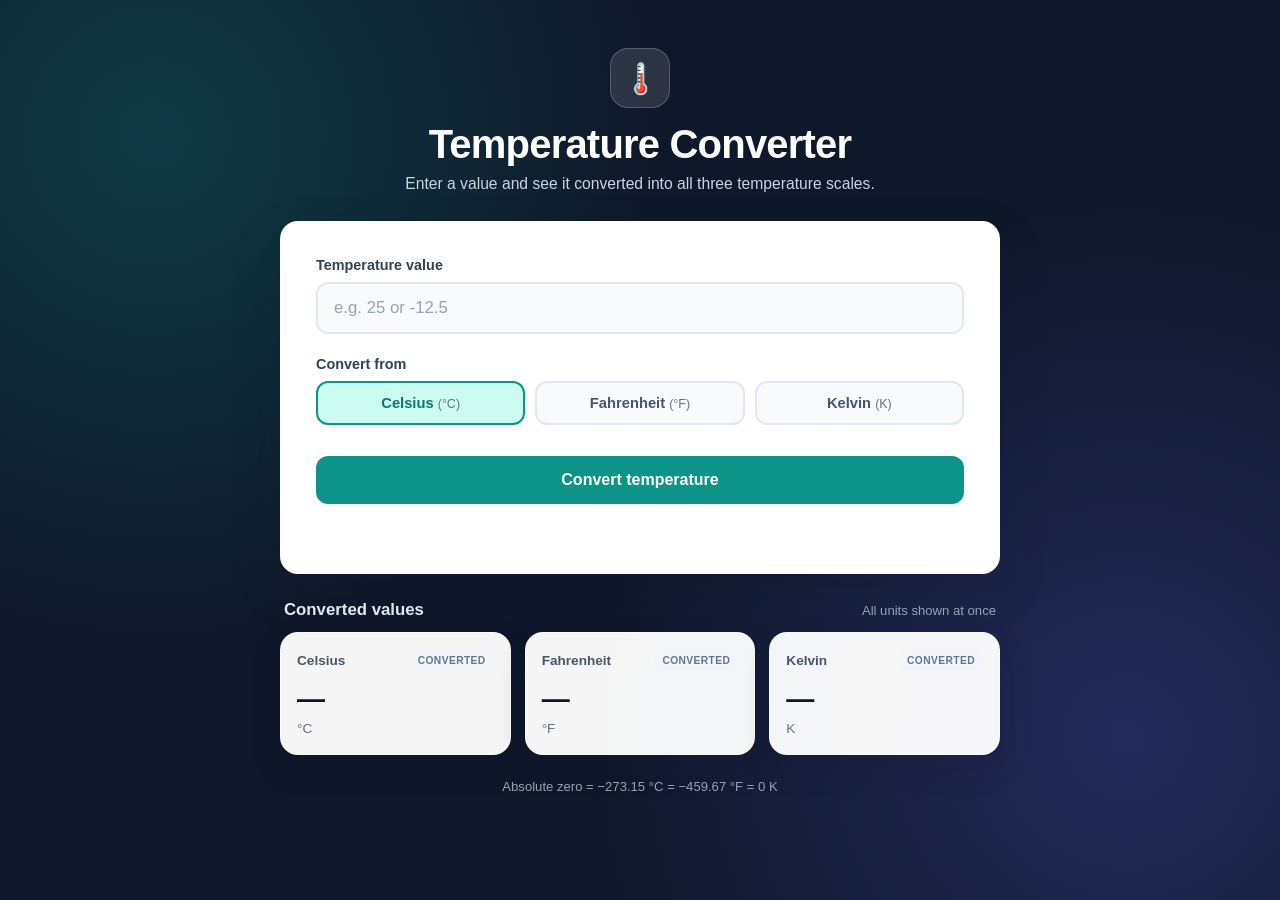
<file: WebDev-L3-TemperatureConverter/index.html>
<!DOCTYPE html>
<html lang="en">
  <head>
    <meta charset="UTF-8" />
    <meta name="viewport" content="width=device-width, initial-scale=1.0" />
    <meta
      name="description"
      content="A simple, interactive tool to convert temperatures between Celsius, Fahrenheit, and Kelvin."
    />
    <title>Temperature Converter</title>
    <link rel="stylesheet" href="style.css" />
  </head>
  <body>
    <main class="app">
      <header class="app__header">
        <span class="app__icon" aria-hidden="true">🌡️</span>
        <h1>Temperature Converter</h1>
        <p>Enter a value and see it converted into all three temperature scales.</p>
      </header>

      <section class="card" aria-labelledby="controls-title">
        <h2 id="controls-title" class="sr-only">Converter controls</h2>

        <div class="field">
          <label for="temperature">Temperature value</label>
          <input
            id="temperature"
            name="temperature"
            type="text"
            inputmode="decimal"
            autocomplete="off"
            placeholder="e.g. 25 or -12.5"
            aria-describedby="temperature-error"
          />
          <p id="temperature-error" class="error" role="alert" hidden></p>
        </div>

        <fieldset class="field">
          <legend>Convert from</legend>
          <div class="segmented">
            <label class="segment">
              <input type="radio" name="from-unit" value="C" checked />
              <span>Celsius <small>(°C)</small></span>
            </label>
            <label class="segment">
              <input type="radio" name="from-unit" value="F" />
              <span>Fahrenheit <small>(°F)</small></span>
            </label>
            <label class="segment">
              <input type="radio" name="from-unit" value="K" />
              <span>Kelvin <small>(K)</small></span>
            </label>
          </div>
        </fieldset>

        <button id="convert" class="convert-btn" type="button">Convert temperature</button>

        <p id="message" class="message" role="status" aria-live="polite"></p>
      </section>

      <section class="results" aria-labelledby="results-title">
        <div class="results__heading">
          <h2 id="results-title">Converted values</h2>
          <span class="results__hint">All units shown at once</span>
        </div>

        <div class="results__grid">
          <article class="result" data-unit="C">
            <div class="result__top">
              <span class="result__name">Celsius</span>
              <span class="result__badge">Converted</span>
            </div>
            <output id="out-c" class="result__value" aria-label="Celsius result">—</output>
            <span class="result__unit">°C</span>
          </article>

          <article class="result" data-unit="F">
            <div class="result__top">
              <span class="result__name">Fahrenheit</span>
              <span class="result__badge">Converted</span>
            </div>
            <output id="out-f" class="result__value" aria-label="Fahrenheit result">—</output>
            <span class="result__unit">°F</span>
          </article>

          <article class="result" data-unit="K">
            <div class="result__top">
              <span class="result__name">Kelvin</span>
              <span class="result__badge">Converted</span>
            </div>
            <output id="out-k" class="result__value" aria-label="Kelvin result">—</output>
            <span class="result__unit">K</span>
          </article>
        </div>
      </section>

      <footer class="app__footer">
        <p>Absolute zero = −273.15 °C = −459.67 °F = 0 K</p>
      </footer>
    </main>

    <script src="script.js"></script>
  </body>
</html>
</file>
<file: WebDev-L3-TemperatureConverter/style.css>
:root {
  --bg: #0f172a;
  --bg-glow: #1e293b;
  --card: #ffffff;
  --ink: #0f172a;
  --muted: #64748b;
  --line: #e2e8f0;
  --accent: #0d9488;
  --accent-dark: #0f766e;
  --accent-soft: #ccfbf1;
  --danger: #dc2626;
  --danger-soft: #fef2f2;
  --radius: 18px;
  --shadow: 0 20px 50px rgba(15, 23, 42, 0.16);
}

* {
  box-sizing: border-box;
}

body {
  margin: 0;
  min-height: 100vh;
  font-family: "Segoe UI", Roboto, Helvetica, Arial, sans-serif;
  color: var(--ink);
  background:
    radial-gradient(circle at 12% 15%, rgba(13, 148, 136, 0.28), transparent 38%),
    radial-gradient(circle at 88% 82%, rgba(99, 102, 241, 0.24), transparent 40%),
    var(--bg);
  display: flex;
  justify-content: center;
  align-items: flex-start;
  padding: 48px 20px;
}

.app {
  width: 100%;
  max-width: 720px;
}

.app__header {
  text-align: center;
  color: #fff;
  margin-bottom: 28px;
}

.app__icon {
  display: inline-flex;
  align-items: center;
  justify-content: center;
  width: 60px;
  height: 60px;
  font-size: 30px;
  border-radius: 18px;
  background: rgba(255, 255, 255, 0.12);
  border: 1px solid rgba(255, 255, 255, 0.2);
  margin-bottom: 14px;
}

.app__header h1 {
  margin: 0 0 8px;
  font-size: clamp(1.8rem, 5vw, 2.5rem);
  letter-spacing: -0.02em;
}

.app__header p {
  margin: 0;
  color: #cbd5e1;
  font-size: 0.98rem;
}

.card {
  background: var(--card);
  border-radius: var(--radius);
  box-shadow: var(--shadow);
  padding: clamp(22px, 5vw, 36px);
}

.field {
  border: 0;
  margin: 0 0 22px;
  padding: 0;
}

.field label,
.field legend {
  display: block;
  font-weight: 600;
  font-size: 0.9rem;
  margin-bottom: 9px;
  color: #334155;
}

.field legend {
  padding: 0;
}

#temperature {
  width: 100%;
  padding: 14px 16px;
  font-size: 1.05rem;
  font-family: inherit;
  color: var(--ink);
  background: #f8fafc;
  border: 2px solid var(--line);
  border-radius: 12px;
  outline: none;
  transition: border-color 0.18s, box-shadow 0.18s, background 0.18s;
}

#temperature::placeholder {
  color: #94a3b8;
}

#temperature:focus {
  background: #fff;
  border-color: var(--accent);
  box-shadow: 0 0 0 4px rgba(13, 148, 136, 0.14);
}

#temperature[aria-invalid="true"] {
  border-color: var(--danger);
  background: var(--danger-soft);
}

.error {
  margin: 9px 0 0;
  color: var(--danger);
  font-size: 0.88rem;
  font-weight: 500;
}

.segmented {
  display: grid;
  grid-template-columns: repeat(3, 1fr);
  gap: 10px;
}

.segment {
  position: relative;
  cursor: pointer;
}

.segment input {
  position: absolute;
  opacity: 0;
  width: 1px;
  height: 1px;
}

.segment span {
  display: block;
  text-align: center;
  padding: 12px 8px;
  font-size: 0.92rem;
  font-weight: 600;
  color: #475569;
  background: #f8fafc;
  border: 2px solid var(--line);
  border-radius: 12px;
  transition: all 0.18s;
}

.segment small {
  font-size: 0.78rem;
  font-weight: 500;
  color: var(--muted);
}

.segment input:checked + span {
  color: var(--accent-dark);
  background: var(--accent-soft);
  border-color: var(--accent);
}

.segment input:focus-visible + span {
  box-shadow: 0 0 0 4px rgba(13, 148, 136, 0.18);
}

.convert-btn {
  width: 100%;
  padding: 15px 20px;
  font-size: 1rem;
  font-weight: 700;
  font-family: inherit;
  color: #fff;
  background: var(--accent);
  border: 0;
  border-radius: 12px;
  cursor: pointer;
  transition: background 0.18s, transform 0.12s, box-shadow 0.18s;
}

.convert-btn:hover {
  background: var(--accent-dark);
  box-shadow: 0 8px 20px rgba(13, 148, 136, 0.28);
}

.convert-btn:active {
  transform: translateY(1px);
}

.convert-btn:focus-visible {
  outline: 3px solid rgba(13, 148, 136, 0.35);
  outline-offset: 3px;
}

.message {
  min-height: 20px;
  margin: 14px 0 0;
  text-align: center;
  font-size: 0.9rem;
  font-weight: 600;
  color: var(--accent-dark);
}

.message.is-error {
  color: var(--danger);
}

.results {
  margin-top: 26px;
}

.results__heading {
  display: flex;
  justify-content: space-between;
  align-items: baseline;
  gap: 12px;
  margin-bottom: 12px;
  padding: 0 4px;
}

.results__heading h2 {
  margin: 0;
  font-size: 1.05rem;
  color: #e2e8f0;
}

.results__hint {
  font-size: 0.82rem;
  color: #94a3b8;
}

.results__grid {
  display: grid;
  grid-template-columns: repeat(3, minmax(0, 1fr));
  gap: 14px;
}

.result {
  background: rgba(255, 255, 255, 0.96);
  border: 1px solid rgba(255, 255, 255, 0.35);
  border-radius: var(--radius);
  padding: 18px 16px;
  box-shadow: 0 14px 30px rgba(15, 23, 42, 0.18);
}

.result.is-source {
  border-color: var(--accent);
  box-shadow: 0 14px 30px rgba(13, 148, 136, 0.28);
}

.result__top {
  display: flex;
  justify-content: space-between;
  align-items: center;
  gap: 6px;
  margin-bottom: 12px;
}

.result__name {
  font-size: 0.85rem;
  font-weight: 700;
  color: #475569;
}

.result__badge {
  font-size: 0.64rem;
  font-weight: 700;
  text-transform: uppercase;
  letter-spacing: 0.04em;
  color: var(--muted);
  background: #f1f5f9;
  border-radius: 999px;
  padding: 4px 8px;
}

.is-source .result__badge {
  color: var(--accent-dark);
  background: var(--accent-soft);
}

.result__value {
  display: block;
  font-size: clamp(1.3rem, 4vw, 1.75rem);
  font-weight: 700;
  letter-spacing: -0.02em;
  word-break: break-all;
  line-height: 1.2;
}

.result__unit {
  display: block;
  margin-top: 5px;
  font-size: 0.85rem;
  color: var(--muted);
}

.app__footer {
  text-align: center;
  margin-top: 24px;
  color: #94a3b8;
  font-size: 0.82rem;
}

.sr-only {
  position: absolute;
  width: 1px;
  height: 1px;
  padding: 0;
  margin: -1px;
  overflow: hidden;
  clip: rect(0, 0, 0, 0);
  white-space: nowrap;
  border: 0;
}

@media (max-width: 560px) {
  body {
    padding: 28px 14px;
  }

  .segmented {
    grid-template-columns: 1fr;
  }

  .segment span {
    text-align: left;
    padding: 11px 16px;
  }

  .results__grid {
    grid-template-columns: 1fr;
  }

  .results__heading {
    flex-direction: column;
    align-items: flex-start;
    gap: 4px;
  }
}
</file>
